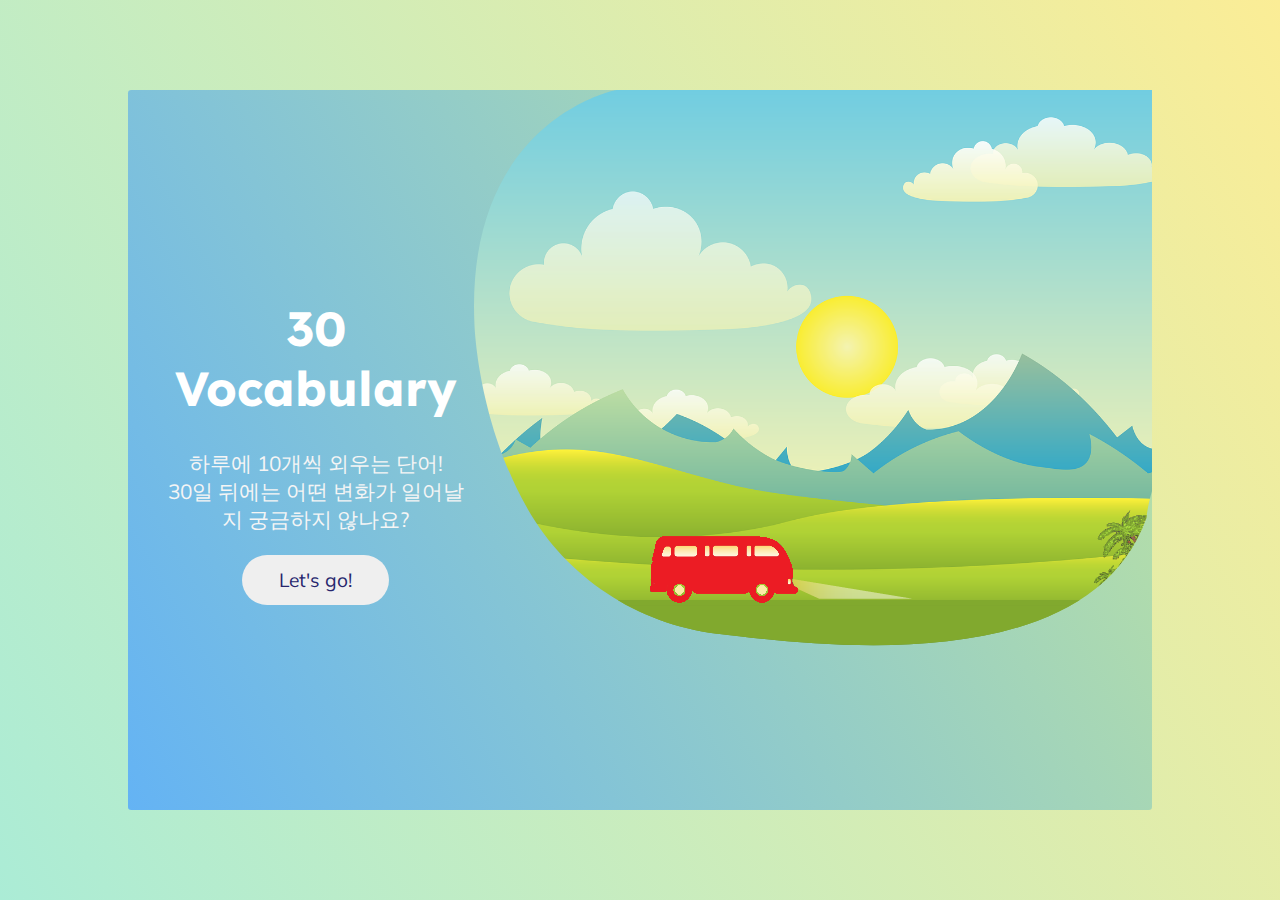
<file: index.html>
<!DOCTYPE html>
<!--https://www.youtube.com/watch?v=R8IDaR05DC4&t=844s-->
<html lang="en">
<head>
  <meta charset="UTF-8">
  <meta http-equiv="X-UA-Compatible" content="IE=edge">
  <meta name="viewport" content="width=device-width, initial-scale=1.0">
  <link href="https://fonts.googleapis.com/css?family=Lexend+Deca|Muli&display=swap&subset=vietnamese" rel="stylesheet">
  <link rel="stylesheet" href="style.css">
  <title>open</title>
</head>
<body>
  <div class="wrapper">
    <div class="container">
      <div class="title">
        <h1>30 Vocabulary</h1>
        <p>하루에 10개씩 외우는 단어!<br> 30일 뒤에는 어떤 변화가 일어날지 궁금하지 않나요?</p>
          <div class="buttons">
            <button><a href="1week.html">Let's go!</a></button>
          </div>
      </div>
      <div class="view">
        <div class="clip-svg">
          <div class="day">
            <div class="surface moveRight"></div>
            <div class="car suspension">
                <img src="./assets/Img_06red.png" alt="">
            </div>
        </div>
        </div>
      </div>
      <svg id="Layer_1" data-name="Layer 1" xmlns="http://www.w3.org/2000/svg" 
        xmlns:xlink="http://www.w3.org/1999/xlink" viewBox="0 0 809.39 555.27">

        <defs>
          <style>
            .cls-1{ fill:url(#linear-gradient); }
            .cls-2{ fill:url(#linear-gradient-2); }
          </style>
          <linearGradient id="linear-gradient" x1="669" y1="470" x2="669" y2="470" 
            gradientUnits="userSpaceOnUse">
            <stop offset="0" stop-color="#7fe0f4"/>
            <stop offset="0.1" stop-color="#76d9f1"/>
            <stop offset="0.26" stop-color="#5cc8ea"/>
            <stop offset="0.47" stop-color="#33abdd"/>
            <stop offset="0.57" stop-color="#1e9cd7"/>
            <stop offset="0.87" stop-color="#0075be"/>
            <stop offset="0.99" stop-color="#355c97"/>
          </linearGradient>
          <linearGradient id="linear-gradient-2" x1="557.61" y1="277.63" x2="1367" y2="277.63" 
            xlink:href="#linear-gradient"/>
        </defs>
        <title>Svg_2</title>
        <clipPath id="myclip">
          <path class="cls-1" d="M669,470" transform="translate(-557.61)"/>
          <path class="cls-2" 
            d="M700,0S549,29,558,233c0,0,2.7,95.93,52.24,184.12C649.64,487.28,720.66,534,800.53,543.66c104.88,12.76,372,45.63,429.47-115.66,0,0,6.49-75.47,66.54-111,43.34-25.61,70.46-71.68,70.46-122V0Z" 
            transform="translate(-557.61)"/>
        </clipPath> 
      </svg>    
    </div>

    <div class="mobile-view">
      <img src="./assets/72.jpg" alt="">
    </div>
    <div class="tablet-view">
      <img src="./assets/27.jpg" alt="">
    </div>
  </div>
  
</body>
</html>
</file>
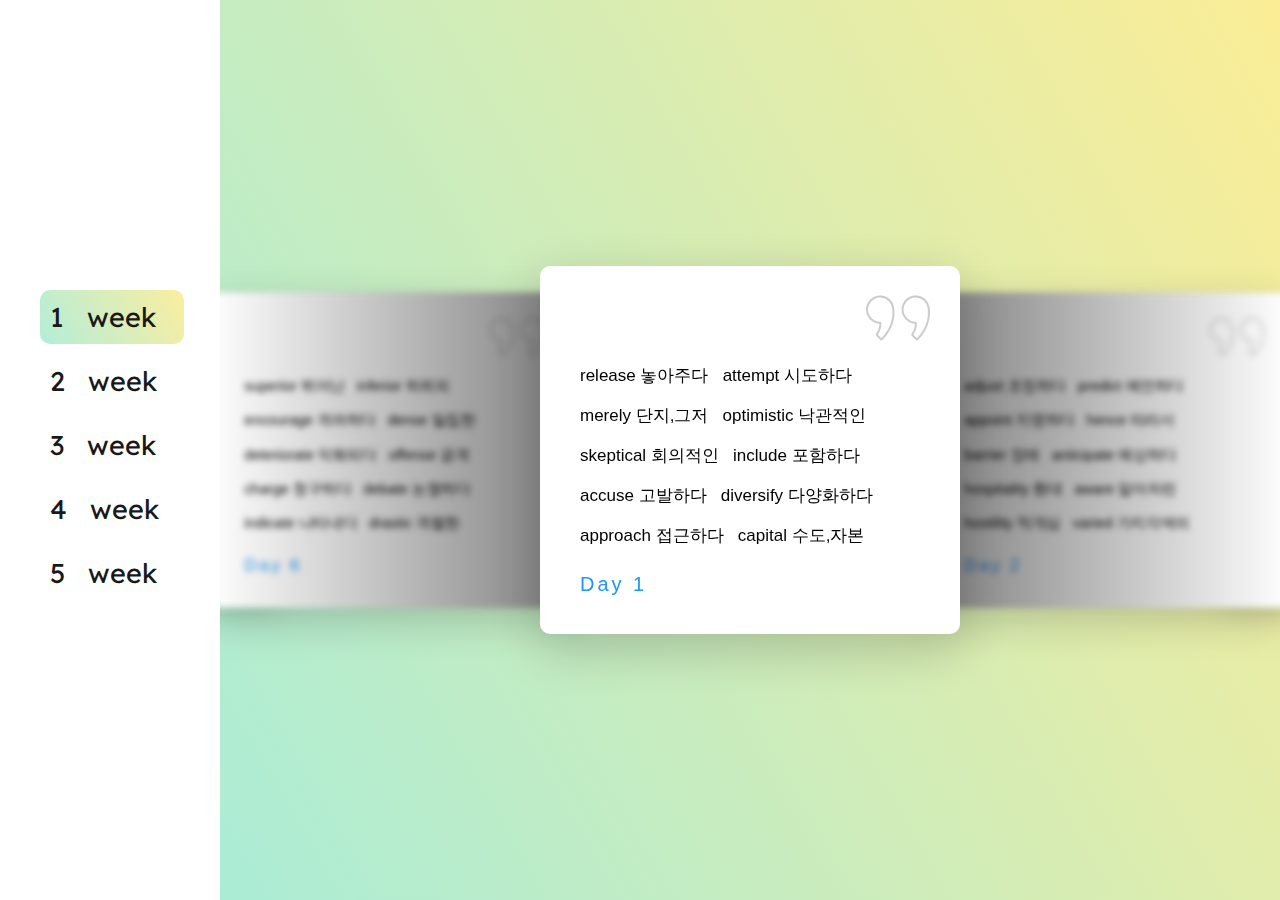
<file: 1week.html>
<!DOCTYPE html>
<html lang="en">
<head>
    <meta charset="UTF-8">
    <meta http-equiv="X-UA-Compatible" content="IE=edge">
    <meta name="viewport" content="width=device-width, initial-scale=1.0">
    <script src="http://code.jquery.com/jquery-3.5.1.min.js"></script>
    <link href="https://fonts.googleapis.com/css?family=Lexend+Deca|Muli&display=swap&subset=vietnamese" rel="stylesheet">
    <link rel="stylesheet" href="https://unpkg.com/swiper/swiper-bundle.min.css"/>
    <link rel="stylesheet" href="styleVoca.css">
    <title>30Voca</title>
</head>
<body>
  <div class="side-nav">
    <ul>
      <li class="list active">
        <a href="1week.html">
          <span class="icon">1</span>
          <span class="list">week</span>
        </a>
      </li>
      <li class="list">
        <a href="2week.html">
          <span class="icon">2</span>
          <span class="list">week</span>
        </a>
      </li>
      <li class="list">
        <a href="3week.html">
          <span class="icon">3</span>
          <span class="list">week</span>
        </a>
      </li>
      <li class="list">
        <a href="4week.html">
          <span class="icon">4</span>
          <span class="list">week</span>
        </a>
      </li>
      <li class="list">
        <a href="5week.html">
          <span class="icon">5</span>
          <span class="list">week</span>
        </a>
      </li>
    </ul>
  </div>
  <section>
    <div class="swiper-container">
      <div class="swiper-wrapper">
        <div class="swiper-slide">
          <div class="testimonialBox">
            <img src="right-quote.png" class="quote">
            <div class="content">
                <p>release 놓아주다 &nbsp attempt 시도하다<br>
                merely 단지,그저 &nbsp optimistic 낙관적인<br>
                skeptical 회의적인 &nbsp include 포함하다<br>
                accuse 고발하다 &nbsp diversify 다양화하다<br>
                approach 접근하다 &nbsp capital 수도,자본<p>
                <div class="details">
                  <h3>Day 1</h3>
                </div>
              </div>
            </div>
        </div>

        <div class="swiper-slide">
          <div class="testimonialBox">
            <img src="right-quote.png" class="quote">
            <div class="content">
              <p>adjust 조정하다 &nbsp predict 예언하다<br>
                appoint 지명하다 &nbsp hence 따라서<br>
                barrier 장애 &nbsp anticipate 예상하다<br>
                hospitality 환대 &nbsp aware 알아차린<br>
                hostility 적개심 &nbsp varied 가지각색의<p>
                <div class="details">
                  <h3>Day 2</h3>
                </div>
              </div>
            </div>
        </div>

        <div class="swiper-slide">
          <div class="testimonialBox">
            <img src="right-quote.png" class="quote">
            <div class="content">
              <p>achieve 이루다 &nbsp contend 경쟁하다<br>
                steep 가파른 &nbsp perceive 인지하다<br>
                ancestor 조상 &nbsp combine 결합시키다<br>
                accuse 고발하다 &nbsp include 포함하다<br>
                descendant 자손 &nbsp proceed 계속하다<p>
                <div class="details">
                  <h3>Day 3</h3>
                </div>
              </div>
            </div>
        </div>

        <div class="swiper-slide">
          <div class="testimonialBox">
            <img src="right-quote.png" class="quote">
            <div class="content">
              <p>classify 분류하다 &nbsp reveal 드러내다<br>
                permanent 영구적인 &nbsp crisis 위기<br>
                temporary 임시적인 &nbsp conceal 숨기다<br>
                concentrate 집중하다 &nbsp concern 관심<br>
                circumstance 상황 &nbsp involved 복잡한</p>
                <div class="details">
                  <h3>Day 4</h3>
                </div>
              </div>
            </div>
        </div>

        <div class="swiper-slide">
          <div class="testimonialBox">
            <img src="right-quote.png" class="quote">
            <div class="content">
              <p>decade 10년간 &nbsp acknowledge 인정하다<br>
                crucial 결정적인 &nbsp gather 모이다<br>
                ignore 무시하다 &nbsp demand 요구하다<br>
                supply 공급하다 &nbsp delicate 섬세한<br>
                deny 부정하다 &nbsp recognize 알아보다</p>
                <div class="details">
                  <h3>Day 5</h3>
                </div>
              </div>
            </div>
        </div>

        <div class="swiper-slide">
          <div class="testimonialBox">
            <img src="right-quote.png" class="quote">
            <div class="content">
              <p>superior 뛰어난 &nbsp inferior 하위의<br>
                encourage 격려하다 &nbsp dense 밀집한<br>
                deteriorate 악화되다 &nbsp offense 공격<br>
                charge 청구하다 &nbsp debate 논쟁하다<br>
                indicate 나타내다 &nbsp drastic 격렬한</p>
                <div class="details">
                  <h3>Day 6</h3>
                </div>
              </div>
            </div>
        </div>
      </div>
    </div>
  </section>
  <script src="https://unpkg.com/swiper/swiper-bundle.min.js"></script>
  <script>
    // add active class in selected tab
   
    const list = document.querySelectorAll('.list');
    function activeLink() {
      list.forEach((item) =>
      item.classList.remove('active'));
      this.classList.add('active');
    }
    list.forEach((item) =>
    item.addEventListener('click', activeLink));
    
    // let list = document.querySelectorAll('.list');
    // for (let i=0; i<list.length; i++) {
    //   list[i].onclick = function() {
    //     let j = 0;
    //     while(j < list.length) {
    //       list[j++].className = 'list';
    //     }
    //     list[i].className = 'list active'
    //   }
    // }
    
  </script>
  
  <script>
    var swiper = new Swiper('.swiper-container', {
      effect: 'coverflow',
      grabCursor: true,
      centeredSlides: true,
      slidesPerView: 'auto',
      coverflowEffect: {
        rotate: 0, // 슬라이드 옆과 옆 사이 간격
        stretch: 0,
        depth: 100,
        modifier: 2, // 슬라이드 앞장과 뒷장 사이의 간격(높이)
        slideShadows: true,
      },
      loop: true, // 루프생성 -> 내가 만든 슬라이드 4개가 계속 반복
    });
  </script>

</body>
</html>
</file>
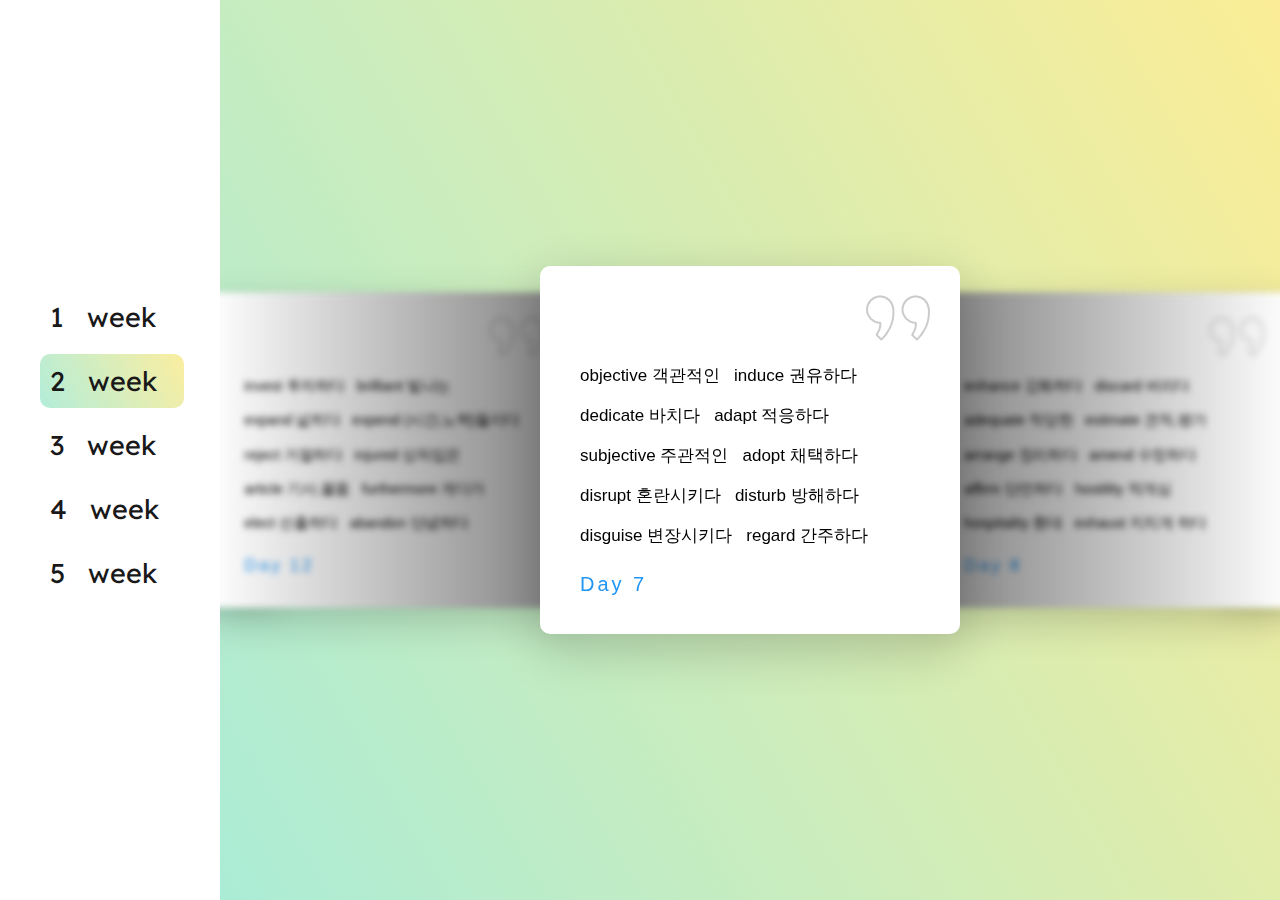
<file: 2week.html>
<!DOCTYPE html>
<html lang="en">
<head>
    <meta charset="UTF-8">
    <meta http-equiv="X-UA-Compatible" content="IE=edge">
    <meta name="viewport" content="width=device-width, initial-scale=1.0">
    <script src="http://code.jquery.com/jquery-3.5.1.min.js"></script>
    <link href="https://fonts.googleapis.com/css?family=Lexend+Deca|Muli&display=swap&subset=vietnamese" rel="stylesheet">
    <link rel="stylesheet" href="https://unpkg.com/swiper/swiper-bundle.min.css"/>
    <link rel="stylesheet" href="styleVoca.css">
    <title>test</title>
</head>
<body>
  <div class="side-nav">
    <ul>
      <li class="list">
        <a href="index.html">
          <span class="icon">1</span>
          <span class="list">week</span>
        </a>
      </li>
      <li class="list active">
        <a href="2week.html">
          <span class="icon">2</span>
          <span class="list">week</span>
        </a>
      </li>
      <li class="list">
        <a href="3week.html">
          <span class="icon">3</span>
          <span class="list">week</span>
        </a>
      </li>
      <li class="list">
        <a href="4week.html">
          <span class="icon">4</span>
          <span class="list">week</span>
        </a>
      </li>
      <li class="list">
        <a href="5week.html">
          <span class="icon">5</span>
          <span class="list">week</span>
        </a>
      </li>
    </ul>
  </div>
  <section>
    <div class="swiper-container">
      <div class="swiper-wrapper">
        <div class="swiper-slide">
          <div class="testimonialBox">
            <img src="right-quote.png" class="quote">
            <div class="content">
                <p>objective 객관적인 &nbsp induce 권유하다<br>
                dedicate 바치다 &nbsp adapt 적응하다<br>
                subjective 주관적인 &nbsp adopt 채택하다<br>
                disrupt 혼란시키다 &nbsp disturb 방해하다<br>
                disguise 변장시키다 &nbsp regard 간주하다<p>
                <div class="details">
                  <h3>Day 7</h3>
                </div>
              </div>
            </div>
        </div>

        <div class="swiper-slide">
          <div class="testimonialBox">
            <img src="right-quote.png" class="quote">
            <div class="content">
              <p>enhance 강화하다 &nbsp discard 버리다<br>
                adequate 적당한  &nbsp estimate 견적,평가<br>
                arrange 정리하다 &nbsp amend 수정하다<br>
                affirm 단언하다 &nbsp hostility 적개심<br>
                hospitality 환대 &nbsp exhaust 지치게 하다<p>
                <div class="details">
                  <h3>Day 8</h3>
                </div>
              </div>
            </div>
        </div>

        <div class="swiper-slide">
          <div class="testimonialBox">
            <img src="right-quote.png" class="quote">
            <div class="content">
              <p>extend 연장하다 &nbsp extent 넓이,크기<br>
                solid 고체의 &nbsp adversity 역경,불운<br>
                obey 복종하다 &nbsp confess 자백하다<br>
                affair 일,사건 &nbsp manufacture 제작하다<br>
                alert 조심하는 &nbsp expose 드러내다<p>
                <div class="details">
                  <h3>Day 9</h3>
                </div>
              </div>
            </div>
        </div>

        <div class="swiper-slide">
          <div class="testimonialBox">
            <img src="right-quote.png" class="quote">
            <div class="content">
              <p>profit 이익,이윤 &nbsp finance 재정<br>
                absorb 흡수하다 &nbsp absurd 어리석은<br>
                assess 평가하다 &nbsp universal 보편적인<br>
                draft 초고,초안 &nbsp regretful 후회하는<br>
                blame 비난하다 &nbsp isolate 격리시키다</p>
                <div class="details">
                  <h3>Day 10</h3>
                </div>
              </div>
            </div>
        </div>

        <div class="swiper-slide">
          <div class="testimonialBox">
            <img src="right-quote.png" class="quote">
            <div class="content">
              <p>compliment 칭찬 &nbsp boast 자랑하다<br>
                behavior 행동,태도 &nbsp general 일반적인<br>
                aggresive 공격적인 &nbsp behold 바라보다<br>
                gradual 점진적인 &nbsp exhibit 전시하다<br>
                identical 일치하는 &nbsp complement 보완,보충</p>
                <div class="details">
                  <h3>Day 11</h3>
                </div>
              </div>
            </div>
        </div>

        <div class="swiper-slide">
          <div class="testimonialBox">
            <img src="right-quote.png" class="quote">
            <div class="content">
              <p>invest 투자하다 &nbsp brilliant 빛나는<br>
                expand 넓히다 &nbsp expend (시간,노력)들이다<br>
                reject 거절하다 &nbsp injured 상처입은<br>
                article 기사,물품 &nbsp furthermore 게다가<br>
                elect 선출하다 &nbsp abandon 단념하다</p>
                <div class="details">
                  <h3>Day 12</h3>
                </div>
              </div>
            </div>
        </div>
      </div>
    </div>
  </section>
  <script src="https://unpkg.com/swiper/swiper-bundle.min.js"></script>
  <script>
    // add active class in selected tab
   
    const list = document.querySelectorAll('.list');
    function activeLink() {
      list.forEach((item) =>
      item.classList.remove('active'));
      this.classList.add('active');
    }
    list.forEach((item) =>
    item.addEventListener('click', activeLink));
    
    // let list = document.querySelectorAll('.list');
    // for (let i=0; i<list.length; i++) {
    //   list[i].onclick = function() {
    //     let j = 0;
    //     while(j < list.length) {
    //       list[j++].className = 'list';
    //     }
    //     list[i].className = 'list active'
    //   }
    // }
    
  </script>
  
  <script>
    var swiper = new Swiper('.swiper-container', {
      effect: 'coverflow',
      grabCursor: true,
      centeredSlides: true,
      slidesPerView: 'auto',
      coverflowEffect: {
        rotate: 0, // 슬라이드 옆과 옆 사이 간격
        stretch: 0,
        depth: 100,
        modifier: 2, // 슬라이드 앞장과 뒷장 사이의 간격(높이)
        slideShadows: true,
      },
      loop: true, // 루프생성 -> 내가 만든 슬라이드 4개가 계속 반복
    });
  </script>

</body>
</html>
</file>
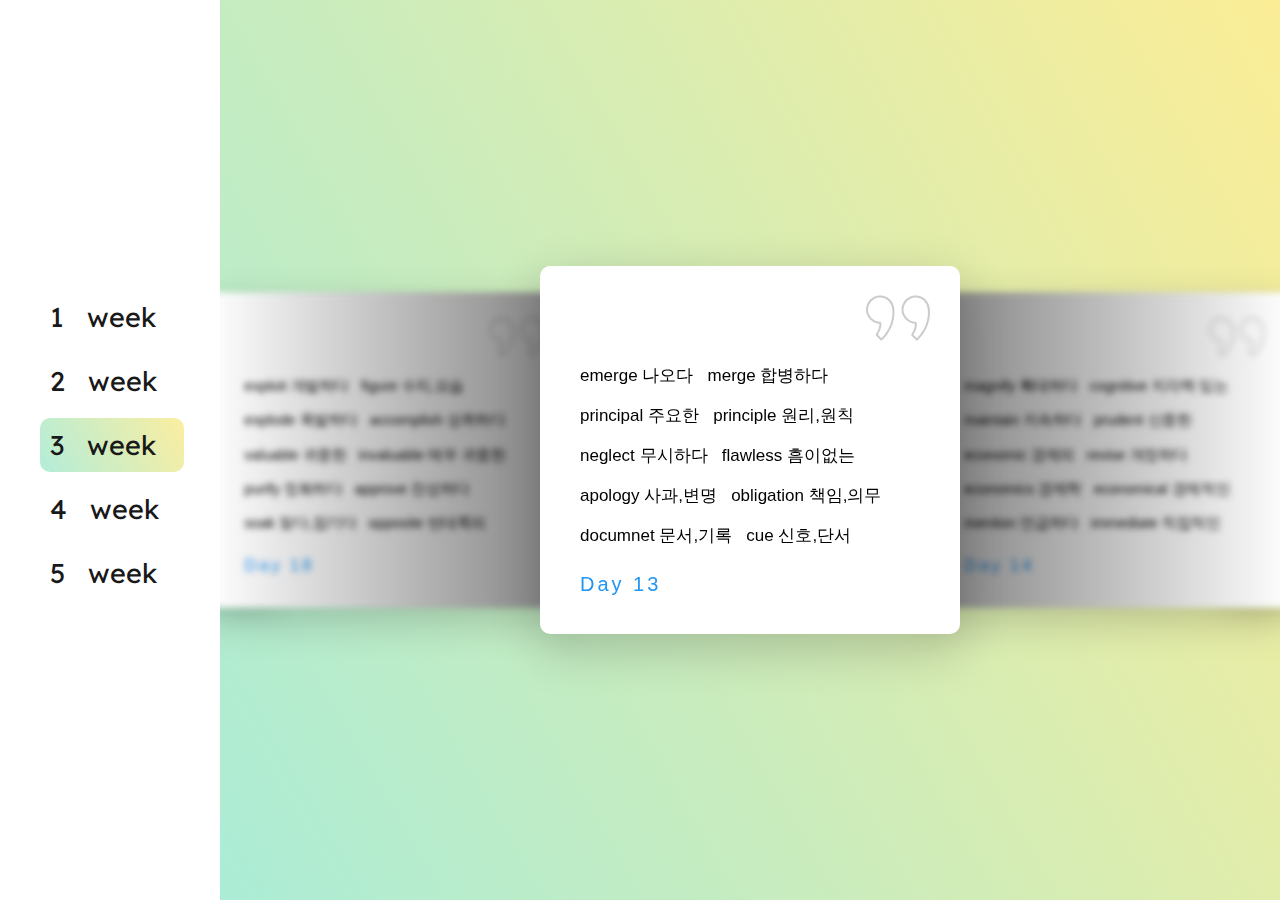
<file: 3week.html>
<!DOCTYPE html>
<html lang="en">
<head>
    <meta charset="UTF-8">
    <meta http-equiv="X-UA-Compatible" content="IE=edge">
    <meta name="viewport" content="width=device-width, initial-scale=1.0">
    <script src="http://code.jquery.com/jquery-3.5.1.min.js"></script>
    <link href="https://fonts.googleapis.com/css?family=Lexend+Deca|Muli&display=swap&subset=vietnamese" rel="stylesheet">
    <link rel="stylesheet" href="https://unpkg.com/swiper/swiper-bundle.min.css"/>
    <link rel="stylesheet" href="styleVoca.css">
    <title>test</title>
</head>
<body>
  <div class="side-nav">
    <ul>
      <li class="list">
        <a href="index.html">
          <span class="icon">1</span>
          <span class="list">week</span>
        </a>
      </li>
      <li class="list">
        <a href="2week.html">
          <span class="icon">2</span>
          <span class="list">week</span>
        </a>
      </li>
      <li class="list active">
        <a href="3week.html">
          <span class="icon">3</span>
          <span class="list">week</span>
        </a>
      </li>
      <li class="list">
        <a href="4week.html">
          <span class="icon">4</span>
          <span class="list">week</span>
        </a>
      </li>
      <li class="list">
        <a href="5week.html">
          <span class="icon">5</span>
          <span class="list">week</span>
        </a>
      </li>
    </ul>
  </div>
  <section>
    <div class="swiper-container">
      <div class="swiper-wrapper">
        <div class="swiper-slide">
          <div class="testimonialBox">
            <img src="right-quote.png" class="quote">
            <div class="content">
                <p>emerge 나오다 &nbsp merge 합병하다<br>
                principal 주요한 &nbsp principle 원리,원칙<br>
                neglect 무시하다 &nbsp flawless 흠이없는<br>
                apology 사과,변명 &nbsp obligation 책임,의무<br>
                documnet 문서,기록 &nbsp cue 신호,단서<p>
                <div class="details">
                  <h3>Day 13</h3>
                </div>
              </div>
            </div>
        </div>

        <div class="swiper-slide">
          <div class="testimonialBox">
            <img src="right-quote.png" class="quote">
            <div class="content">
              <p>magnify 확대하다 &nbsp cognitive 지각력 있는<br>
                maintain 지속하다  &nbsp prudent 신중한<br>
                economic 경제의 &nbsp revise 개정하다<br>
                economics 경제학 &nbsp economical 경제적인<br>
                mention 언급하다 &nbsp immediate 직접적인<p>
                <div class="details">
                  <h3>Day 14</h3>
                </div>
              </div>
            </div>
        </div>

        <div class="swiper-slide">
          <div class="testimonialBox">
            <img src="right-quote.png" class="quote">
            <div class="content">
              <p>measure 측정하다 &nbsp realize 깨닫다<br>
                provide 공급하다 &nbsp administer 관리하다<br>
                diminish 줄이다 &nbsp rush 돌진하다<br>
                permit 허락하다 &nbsp fulfill 이행하다<br>
                harsh 가혹한 &nbsp embed 깊이 새겨두다<p>
                <div class="details">
                  <h3>Day 15</h3>
                </div>
              </div>
            </div>
        </div>

        <div class="swiper-slide">
          <div class="testimonialBox">
            <img src="right-quote.png" class="quote">
            <div class="content">
              <p>aptitude 재능,소질 &nbsp altitude 높이,고도<br>
                imaginary 상상의 &nbsp purpose 목적,의도<br>
                ordinary 보통의 &nbsp bump 충돌하다<br>
                engage 종사하다 &nbsp utilize 이용하다<br>
                apparent 명백한 &nbsp worthwhile 가치가 있는</p>
                <div class="details">
                  <h3>Day 16</h3>
                </div>
              </div>
            </div>
        </div>

        <div class="swiper-slide">
          <div class="testimonialBox">
            <img src="right-quote.png" class="quote">
            <div class="content">
              <p>gaze 바라보다 &nbsp perspective 전망,관점<br>
                compel 강요하다 &nbsp swear 맹세하다<br>
                quote 인용하다 &nbsp investigate 조사하다<br>
                common 일반의 &nbsp materialize 실현하다<br>
                spill 엎지르다 &nbsp comprehensive 포괄적인</p>
                <div class="details">
                  <h3>Day 17</h3>
                </div>
              </div>
            </div>
        </div>

        <div class="swiper-slide">
          <div class="testimonialBox">
            <img src="right-quote.png" class="quote">
            <div class="content">
              <p>exploit 개발하다 &nbsp figure 수치,모습<br>
                explode 폭발하다 &nbsp accomplish 성취하다<br>
                valuable 귀중한 &nbsp invaluable 매우 귀중한<br>
                purify 정화하다 &nbsp approve 찬성하다<br>
                soak 젖다,잠기다 &nbsp opposite 반대쪽의</p>
                <div class="details">
                  <h3>Day 18</h3>
                </div>
              </div>
            </div>
        </div>
      </div>
    </div>
  </section>
  <script src="https://unpkg.com/swiper/swiper-bundle.min.js"></script>
  <script>
    // add active class in selected tab
   
    const list = document.querySelectorAll('.list');
    function activeLink() {
      list.forEach((item) =>
      item.classList.remove('active'));
      this.classList.add('active');
    }
    list.forEach((item) =>
    item.addEventListener('click', activeLink));
    
    // let list = document.querySelectorAll('.list');
    // for (let i=0; i<list.length; i++) {
    //   list[i].onclick = function() {
    //     let j = 0;
    //     while(j < list.length) {
    //       list[j++].className = 'list';
    //     }
    //     list[i].className = 'list active'
    //   }
    // }
    
  </script>
  
  <script>
    var swiper = new Swiper('.swiper-container', {
      effect: 'coverflow',
      grabCursor: true,
      centeredSlides: true,
      slidesPerView: 'auto',
      coverflowEffect: {
        rotate: 0, // 슬라이드 옆과 옆 사이 간격
        stretch: 0,
        depth: 100,
        modifier: 2, // 슬라이드 앞장과 뒷장 사이의 간격(높이)
        slideShadows: true,
      },
      loop: true, // 루프생성 -> 내가 만든 슬라이드 4개가 계속 반복
    });
  </script>

</body>
</html>
</file>
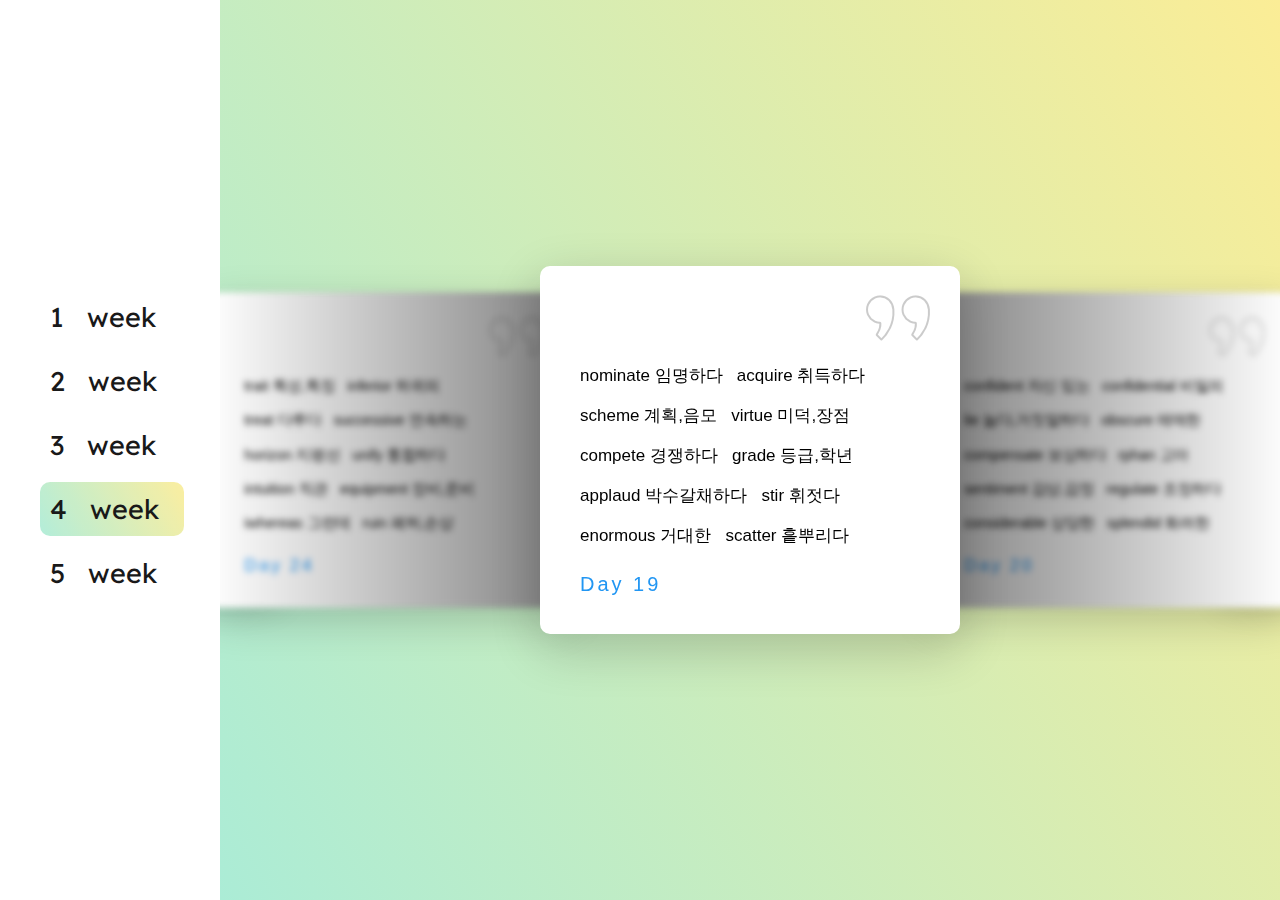
<file: 4week.html>
<!DOCTYPE html>
<html lang="en">
<head>
    <meta charset="UTF-8">
    <meta http-equiv="X-UA-Compatible" content="IE=edge">
    <meta name="viewport" content="width=device-width, initial-scale=1.0">
    <script src="http://code.jquery.com/jquery-3.5.1.min.js"></script>
    <link href="https://fonts.googleapis.com/css?family=Lexend+Deca|Muli&display=swap&subset=vietnamese" rel="stylesheet">
    <link rel="stylesheet" href="https://unpkg.com/swiper/swiper-bundle.min.css"/>
    <link rel="stylesheet" href="styleVoca.css">
    <title>test</title>
</head>
<body>
  <div class="side-nav">
    <ul>
      <li class="list">
        <a href="index.html">
          <span class="icon">1</span>
          <span class="list">week</span>
        </a>
      </li>
      <li class="list">
        <a href="2week.html">
          <span class="icon">2</span>
          <span class="list">week</span>
        </a>
      </li>
      <li class="list">
        <a href="3week.html">
          <span class="icon">3</span>
          <span class="list">week</span>
        </a>
      </li>
      <li class="list active">
        <a href="4week.html">
          <span class="icon">4</span>
          <span class="list">week</span>
        </a>
      </li>
      <li class="list">
        <a href="5week.html">
          <span class="icon">5</span>
          <span class="list">week</span>
        </a>
      </li>
    </ul>
  </div>
  <section>
    <div class="swiper-container">
      <div class="swiper-wrapper">
        <div class="swiper-slide">
          <div class="testimonialBox">
            <img src="right-quote.png" class="quote">
            <div class="content">
                <p>nominate 임명하다 &nbsp acquire 취득하다<br>
                scheme 계획,음모 &nbsp virtue 미덕,장점<br>
                compete 경쟁하다 &nbsp grade 등급,학년<br>
                applaud 박수갈채하다 &nbsp stir 휘젓다<br>
                enormous 거대한 &nbsp scatter 흩뿌리다<p>
                <div class="details">
                  <h3>Day 19</h3>
                </div>
              </div>
            </div>
        </div>

        <div class="swiper-slide">
          <div class="testimonialBox">
            <img src="right-quote.png" class="quote">
            <div class="content">
              <p>confident 자신 있는 &nbsp confidential 비밀의<br>
                lie 눕다,거짓말하다 &nbsp obscure 애매한<br>
                compensate 보상하다 &nbsp rphan 고아<br>
                sentiment 감상,감정 &nbsp regulate 조정하다<br>
                considerable 상당한 &nbsp splendid 화려한<p>
                <div class="details">
                  <h3>Day 20</h3>
                </div>
              </div>
            </div>
        </div>

        <div class="swiper-slide">
          <div class="testimonialBox">
            <img src="right-quote.png" class="quote">
            <div class="content">
              <p>pave 포장하다 &nbsp deserve ~할 가치가 있다<br>
                conserve 보존하다 &nbsp lay 놓다,두다<br>
                observe 관찰하다 &nbsp perform 이행하다<br>
                pursue 추구하다 &nbsp restoration 복구,회복<br>
                assign 할당하다 &nbsp worship 숭배,예배<p>
                <div class="details">
                  <h3>Day 21</h3>
                </div>
              </div>
            </div>
        </div>

        <div class="swiper-slide">
          <div class="testimonialBox">
            <img src="right-quote.png" class="quote">
            <div class="content">
              <p>endeavor 노력,시도 &nbsp famine 기근,기아<br>
                industrious 부지런한 &nbsp aspect 측면,양상<br>
                associate 연상하다 &nbsp bond 유대,계약<br>
                prospect 가능성 &nbsp insist 주장하다<br>
                ridiculous 우스운 &nbsp establish 수립하다</p>
                <div class="details">
                  <h3>Day 22</h3>
                </div>
              </div>
            </div>
        </div>

        <div class="swiper-slide">
          <div class="testimonialBox">
            <img src="right-quote.png" class="quote">
            <div class="content">
              <p>restrict 제한하다 &nbsp overcome 극복하다<br>
                activate 작동시키다 &nbsp popularity 인기<br>
                ipopulation 인구 &nbsp respective 각각의<br>
                construct 건설하다 &nbsp instruct 가르치다<br>
                distinguish 구별하다 &nbsp groom 신랑</p>
                <div class="details">
                  <h3>Day 23</h3>
                </div>
              </div>
            </div>
        </div>

        <div class="swiper-slide">
          <div class="testimonialBox">
            <img src="right-quote.png" class="quote">
            <div class="content">
              <p>trait 특성,특징 &nbsp inferior 하위의<br>
                treat 다루다 &nbsp successive 연속하는<br>
                horizon 지평선 &nbsp unify 통합하다<br>
                intuition 직관 &nbsp equipment 장비,준비<br>
                iwhereas 그런데 &nbsp ruin 폐허,손상</p>
                <div class="details">
                  <h3>Day 24</h3>
                </div>
              </div>
            </div>
        </div>
      </div>
    </div>
  </section>
  <script src="https://unpkg.com/swiper/swiper-bundle.min.js"></script>
  <script>
    // add active class in selected tab
   
    const list = document.querySelectorAll('.list');
    function activeLink() {
      list.forEach((item) =>
      item.classList.remove('active'));
      this.classList.add('active');
    }
    list.forEach((item) =>
    item.addEventListener('click', activeLink));
    
    // let list = document.querySelectorAll('.list');
    // for (let i=0; i<list.length; i++) {
    //   list[i].onclick = function() {
    //     let j = 0;
    //     while(j < list.length) {
    //       list[j++].className = 'list';
    //     }
    //     list[i].className = 'list active'
    //   }
    // }
    
  </script>
  
  <script>
    var swiper = new Swiper('.swiper-container', {
      effect: 'coverflow',
      grabCursor: true,
      centeredSlides: true,
      slidesPerView: 'auto',
      coverflowEffect: {
        rotate: 0, // 슬라이드 옆과 옆 사이 간격
        stretch: 0,
        depth: 100,
        modifier: 2, // 슬라이드 앞장과 뒷장 사이의 간격(높이)
        slideShadows: true,
      },
      loop: true, // 루프생성 -> 내가 만든 슬라이드 4개가 계속 반복
    });
  </script>

</body>
</html>
</file>
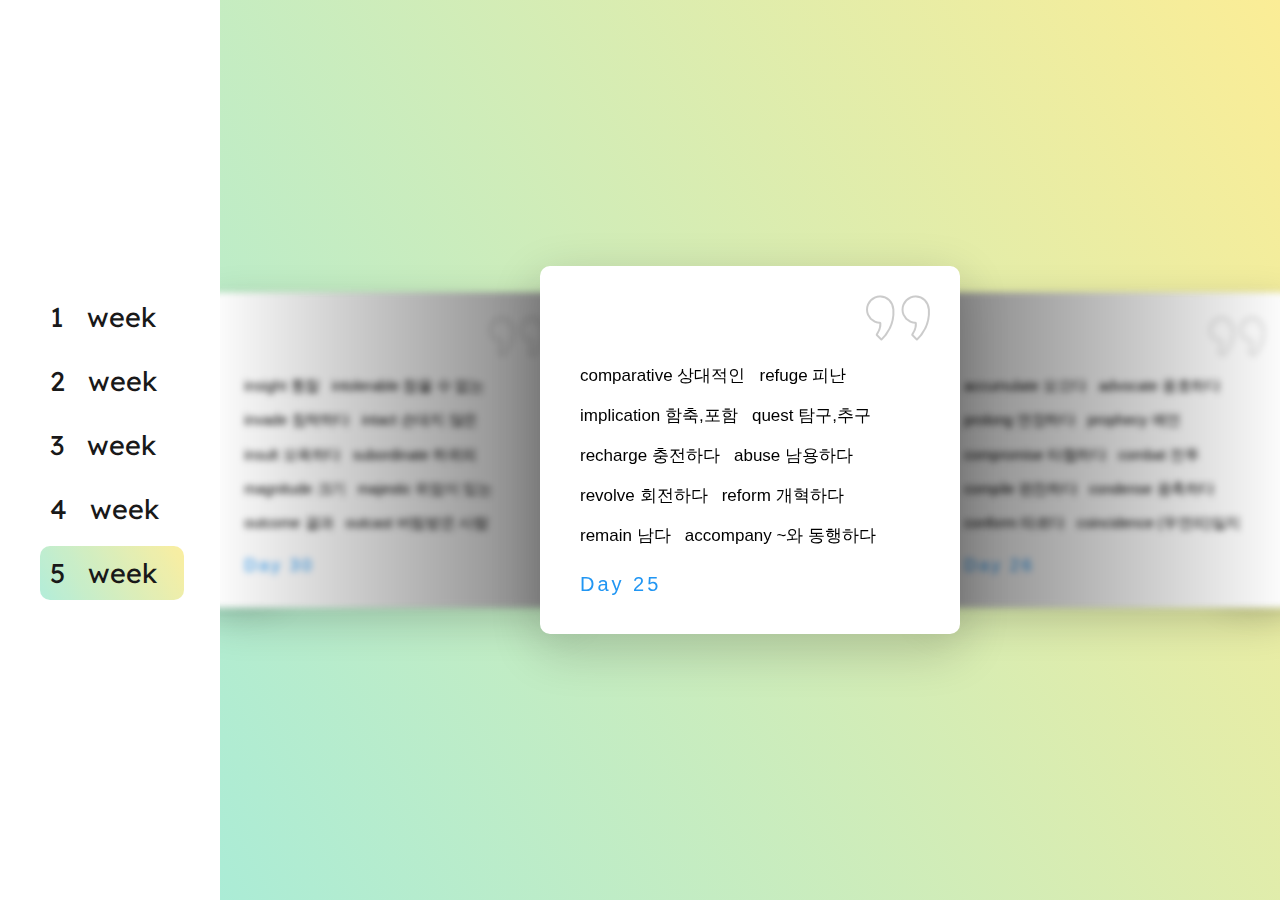
<file: 5week.html>
<!DOCTYPE html>
<html lang="en">
<head>
    <meta charset="UTF-8">
    <meta http-equiv="X-UA-Compatible" content="IE=edge">
    <meta name="viewport" content="width=device-width, initial-scale=1.0">
    <script src="http://code.jquery.com/jquery-3.5.1.min.js"></script>
    <link href="https://fonts.googleapis.com/css?family=Lexend+Deca|Muli&display=swap&subset=vietnamese" rel="stylesheet">
    <link rel="stylesheet" href="https://unpkg.com/swiper/swiper-bundle.min.css"/>
    <link rel="stylesheet" href="styleVoca.css">
    <title>test</title>
</head>
<body>
  <div class="side-nav">
    <ul>
      <li class="list">
        <a href="index.html">
          <span class="icon">1</span>
          <span class="list">week</span>
        </a>
      </li>
      <li class="list">
        <a href="2week.html">
          <span class="icon">2</span>
          <span class="list">week</span>
        </a>
      </li>
      <li class="list">
        <a href="3week.html">
          <span class="icon">3</span>
          <span class="list">week</span>
        </a>
      </li>
      <li class="list">
        <a href="4week.html">
          <span class="icon">4</span>
          <span class="list">week</span>
        </a>
      </li>
      <li class="list active">
        <a href="5week.html">
          <span class="icon">5</span>
          <span class="list">week</span>
        </a>
      </li>
    </ul>
  </div>
  <section>
    <div class="swiper-container">
      <div class="swiper-wrapper">
        <div class="swiper-slide">
          <div class="testimonialBox">
            <img src="right-quote.png" class="quote">
            <div class="content">
                <p>comparative 상대적인 &nbsp refuge 피난<br>
                implication 함축,포함 &nbsp quest 탐구,추구<br>
                recharge 충전하다 &nbsp abuse 남용하다<br>
                revolve 회전하다 &nbsp reform 개혁하다<br>
                remain 남다 &nbsp accompany ~와 동행하다<p>
                <div class="details">
                  <h3>Day 25</h3>
                </div>
              </div>
            </div>
        </div>

        <div class="swiper-slide">
          <div class="testimonialBox">
            <img src="right-quote.png" class="quote">
            <div class="content">
              <p>accumulate 모으다 &nbsp advocate 옹호하다<br>
                prolong 연장하다 &nbsp prophecy 예언<br>
                compromise 타협하다 &nbsp combat 전투<br>
                compile 편찬하다 &nbsp condense 응축하다<br>
                conform 따르다 &nbsp coincidence (우연의)일치<p>
                <div class="details">
                  <h3>Day 26</h3>
                </div>
              </div>
            </div>
        </div>

        <div class="swiper-slide">
          <div class="testimonialBox">
            <img src="right-quote.png" class="quote">
            <div class="content">
              <p>confront 직면하다 &nbsp contagious 전염성의<br>
                controversial 토론의 &nbsp contrast 대조하다<br>
                contrary 정반대인 &nbsp counteract 중화하다<br>
                counterfeit 위조하다 &nbsp despise 경멸하다<br>
                impersonal 객관적인 &nbsp dialect 사투리<p>
                <div class="details">
                  <h3>Day 27</h3>
                </div>
              </div>
            </div>
        </div>

        <div class="swiper-slide">
          <div class="testimonialBox">
            <img src="right-quote.png" class="quote">
            <div class="content">
              <p>illiterate 문맹의 &nbsp Antartic 남극의<br>
                antibiotic 항생제 &nbsp antonym 반의어<br>
                endure 견디다 &nbsp extraordinary 비범한<br>
                enforce 실시하다 &nbsp entitle 자격을 주다<br>
                enclose 둘러싸다 &nbsp encounter 마주치다</p>
                <div class="details">
                  <h3>Day 28</h3>
                </div>
              </div>
            </div>
        </div>

        <div class="swiper-slide">
          <div class="testimonialBox">
            <img src="right-quote.png" class="quote">
            <div class="content">
              <p>enlighten 계몽하다 &nbsp enroll 등록하다<br>
                exceed 초과하다 &nbsp exaggerate 과장하다<br>
                foretell 예언하다 &nbsp forecast 예보,예측<br>
                inevitable 당연한 &nbsp discourage 단념시키다<br>
                dismiss 해고하다 &nbsp dissolve 녹다</p>
                <div class="details">
                  <h3>Day 29</h3>
                </div>
              </div>
            </div>
        </div>

        <div class="swiper-slide">
          <div class="testimonialBox">
            <img src="right-quote.png" class="quote">
            <div class="content">
              <p>insight 통찰 &nbsp intolerable 참을 수 없는<br>
                invade 침략하다 &nbsp intact 손대지 않은<br>
                insult 모욕하다 &nbsp subordinate 하위의<br>
                magnitude 크기 &nbsp majestic 위엄이 있는<br>
                outcome 결과 &nbsp outcast 버림받은 사람</p>
                <div class="details">
                  <h3>Day 30</h3>
                </div>
              </div>
            </div>
        </div>
      </div>
    </div>
  </section>
  <script src="https://unpkg.com/swiper/swiper-bundle.min.js"></script>
  <script>
    // add active class in selected tab
   
    const list = document.querySelectorAll('.list');
    function activeLink() {
      list.forEach((item) =>
      item.classList.remove('active'));
      this.classList.add('active');
    }
    list.forEach((item) =>
    item.addEventListener('click', activeLink));
    
    // let list = document.querySelectorAll('.list');
    // for (let i=0; i<list.length; i++) {
    //   list[i].onclick = function() {
    //     let j = 0;
    //     while(j < list.length) {
    //       list[j++].className = 'list';
    //     }
    //     list[i].className = 'list active'
    //   }
    // }
    
  </script>
  
  <script>
    var swiper = new Swiper('.swiper-container', {
      effect: 'coverflow',
      grabCursor: true,
      centeredSlides: true,
      slidesPerView: 'auto',
      coverflowEffect: {
        rotate: 0, // 슬라이드 옆과 옆 사이 간격
        stretch: 0,
        depth: 100,
        modifier: 2, // 슬라이드 앞장과 뒷장 사이의 간격(높이)
        slideShadows: true,
      },
      loop: true, // 루프생성 -> 내가 만든 슬라이드 4개가 계속 반복
    });
  </script>

</body>
</html>
</file>
<file: style.css>
html, body {
  margin: 0;
  padding: 0;
}

body {
  margin: 0;
  height: 100vh;
  background-image: linear-gradient(60deg, #abecd6 0%, #fbed96 100%);
  display: flex;
  justify-content: center;
  align-items: center;
}

.wrapper {
  height: 80vh;
  width: 80vw;
  max-width: 1100px;
  margin: 0 auto;
  background-image: linear-gradient(60deg, #64b3f4 0%, #c2e59c 100%);
  box-shadow: 1px 3px 20px rgba(0, 0, 0, 0);
  border-radius: .2rem;
  position: relative;
}

.container {
 
  display: grid;
  grid-template-columns: repeat(2, 1fr);
  overflow: hidden;
  height: 80vh;
}

.container .title {
  width: 90%;
  height: 20%;
  text-align: center;
  padding: 2rem;
  margin: 9rem 0;
  z-index: 999999;
}

.container h1 {
  font-family: 'Lexend Deca', sans-serif;
  font-size: 3rem;
  color: white;
}

.container p {
  font-family: 'Muli', sans-serif;
  color: whitesmoke;
  font-size: 1.3rem;
}

button {
  font-family: 'Muli', sans-serif;
  font-size: 1.2rem;
  padding: .8rem 2.3rem;
  margin: 0 .1rem;
  border: 0;
  border-radius: 3rem;
  cursor: pointer;
}

button a {
  text-decoration: none;
  color: rgb(38, 38, 109);
}

.clip-svg {
  clip-path: url(#myclip);
}

.day {
  height: 560px;
  width: 700px;
  background: url('./assets/landscape-gdb730f487_1280.png');
  background-size: cover;
  background-position: center;
  background-repeat: no-repeat;
  position: relative;
  box-shadow: 1px 2px 60px rgba(0,0,0,0.4);
  overflow-x: hidden;   
}

.surface {
  height: 140px;
  width: 500%;
  background: url('./assets/Img_02.png');
  display: block;
  position: absolute;
  bottom: 0%;
  left: 0%;
  background-repeat: repeat-x;
  animation: moveRight 6s linear infinite;
}

.car {
  position: absolute;
  bottom: 2.7rem;
  left: 24%;
  
}

/*Animation*/

@keyframes moveRight {
  100%{
      transform: translateX(-2950px);
  }
}

@keyframes suspension {
  100%{
      transform: translateY(-1px);
  }
  50%{
      transform: translateY(2px);
  }
  0%{
      transform: translateY(-1px);
  }
}

.moveRight {
  animation: moveRight 6s linear infinite;
}

.suspension {
  animation: suspension 1s linear infinite;
}

.mobile-view, .tablet-view {
  position: absolute;
  top: 0;
  display: none;
}

.mobile-view img, .tablet-view img {
  width: 100%;
}

@media only screen and (max-width:990px) {
  .view {
    display: none;
  }

  .tablet-view {
    display: block;
  }
  .container {
    grid-template-columns: 100%;
  }
  .container .title {
    margin: 3rem 1rem;
    padding: 0.9rem;
  }
}

@media only screen and (mac-width:678px) {
  .tablet-view {
    display: none
  }
  .mobile-view {
    display: block;
  }
}

@media only screen and (mac-width:417px) {
  .mobile-view {
    display: none;
  }
}
</file>
<file: styleVoca.css>
/* @import url('https://fonts.googleapis.com/css?family=Poppins:200,300,400,500,600,700,800,900&display'); */

* {
  margin: 0;
  padding: 0;
  box-sizing: border-box;
  font-family: 'Poppins', sans-serif;
}

.side-nav {
  position: fixed;
  width: 220px;
  height: 100%;
  background-color: white;
  opacity: 90%;
  display: flex;
  align-items: center;
}

.side-nav ul {
  position: absolute;
}

.side-nav ul li {
  position: relative;
  list-style: none;
  font-size: 27px;
  padding: 10px;
  margin-left: 40px;
  margin-bottom: 10px;
  border-radius: 10px;
}

.side-nav ul li.active {
  background-image: linear-gradient(60deg, #abecd6 0%, #fbed96 100%);
}

.side-nav ul li a {
  text-decoration: none;
  position: relative;
}

.side-nav ul li a span {
  font-family: 'Lexend Deca', sans-serif;
  color: black;
  margin-right: 15px;
}

section {
  position: relative;
  min-height: 100vh;
  margin-left: 220px;
  display: flex;
  justify-content: center;
  align-items: center;
  background-image: linear-gradient(60deg, #abecd6 0%, #fbed96 100%);
  overflow: hidden;
}

.swiper-container {
  width: 100%;
  padding-top: 50px;
  padding-bottom: 50px;
}

.swiper-slide {
  background-position: center;
  background-size: cover;
  width: 420px;
  background: white;
  box-shadow: 0 15px 50px rgba(0,0,0,0.2);
  filter: blur(4px);
  border-radius: 10px;
}

/* 현재 슬라이드만 적용 */
.swiper-slide-active {
  filter: blur(0px); 
  background: white;
}

.testimonialBox {
  position: relative;
  width: 100%;
  padding: 40px;
  padding-top: 90px;
  color: black;
}

.testimonialBox .quote {
  position: absolute;
  top: 20px;
  right: 30px;
  opacity: 0.2;
}

.testimonialBox .content {
  font-size: 17px;
  line-height: 40px;
}

.testimonialBox .details {
  display: flex;
  align-items: center;
  margin-top: 20px;
}

.testimonialBox .details h3 {
  font-size: 20px;
  font-weight: 400;
  letter-spacing: 3px;
  color: #2196f3;
  line-height: 1.1rem;
}

/* 그늘지는 효과 없애기(근데 적용안됨 */
.swiper-container-3d .swiper-slide-shadow-left,
.swiper-container-3d .swiper-slide-shadow-right {
  background-image: none;
}
</file>
